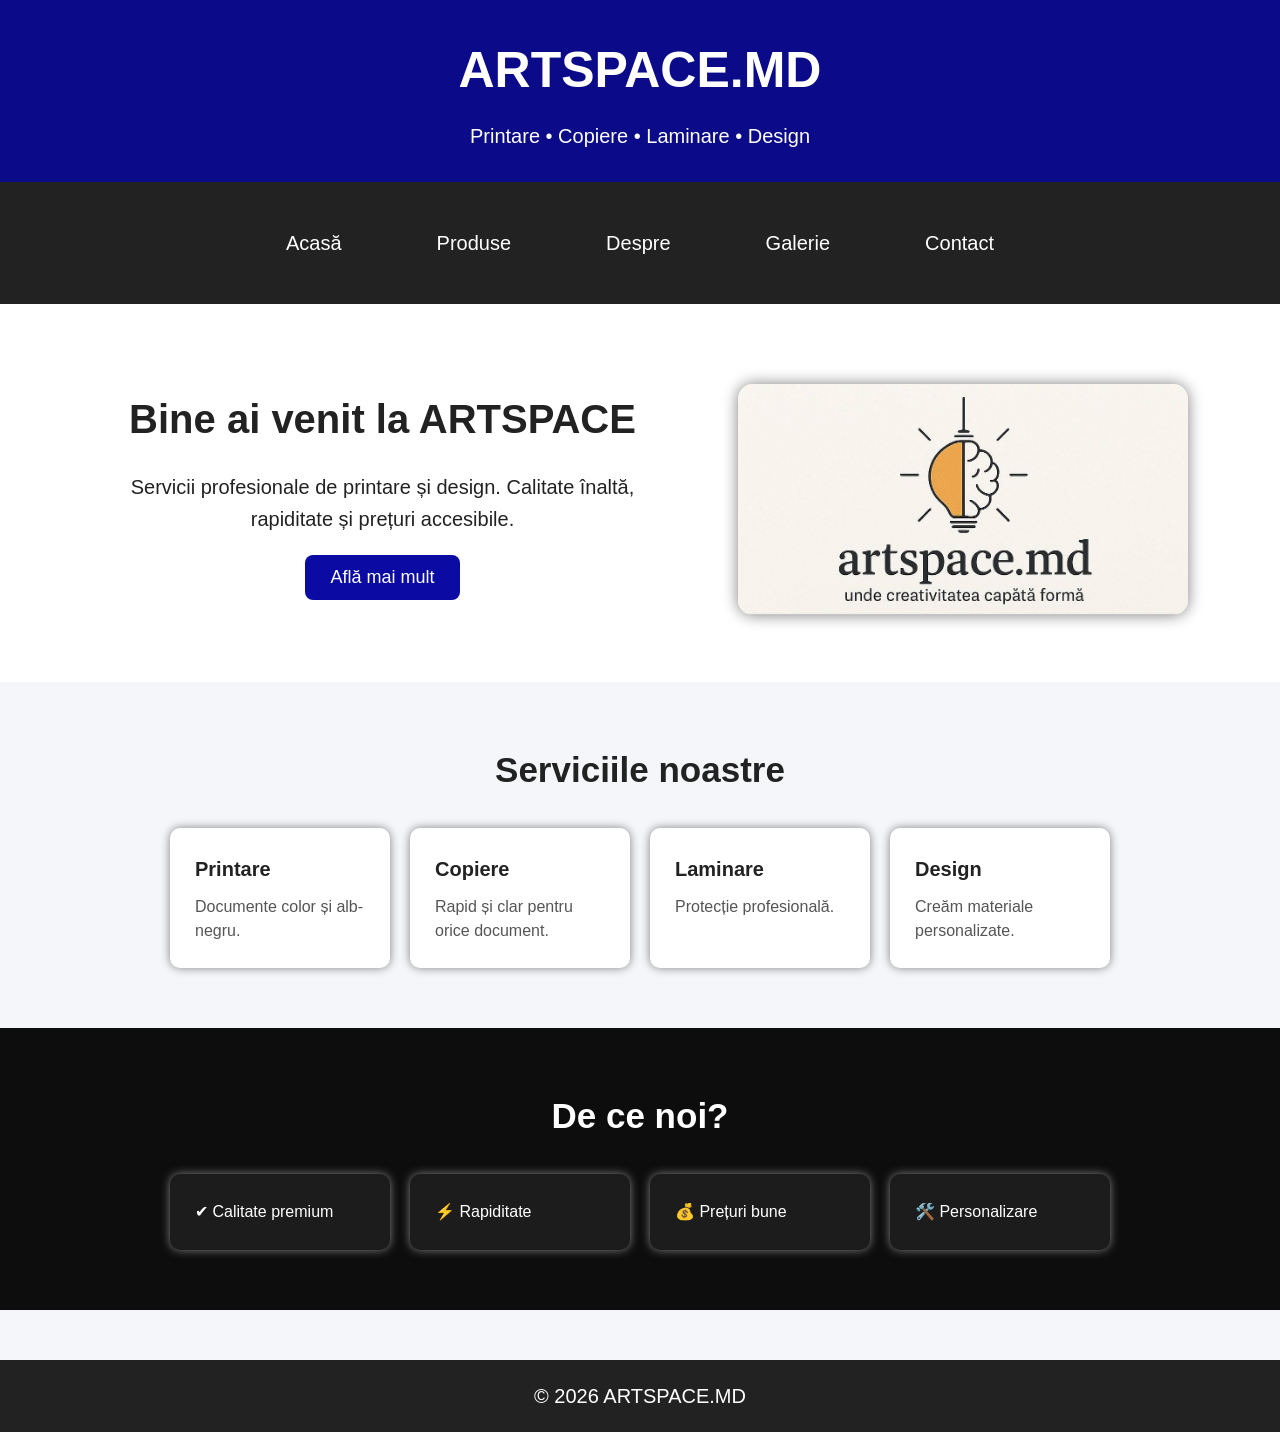
<file: artspace.md/index.html>
<!DOCTYPE html>
<html lang="ro">
<head>
<meta charset="UTF-8">
<title>ARTSPACE.MD</title>
<link rel="stylesheet" href="style.css">
</head>

<body>

<header class="header">
<h1>ARTSPACE.MD</h1>
<p>Printare • Copiere • Laminare • Design</p>
</header>

<nav class="nav">
<a href="index.html">Acasă</a>
<a href="produse.html">Produse</a>
<a href="despre.html">Despre</a>
<a href="galerie.html">Galerie</a>
<a href="contact.html">Contact</a>
</nav>

<!-- HERO -->
<section class="hero">

<div class="hero-text">
<h2>Bine ai venit la ARTSPACE</h2>

<p>
Servicii profesionale de printare și design.
Calitate înaltă, rapiditate și prețuri accesibile.
</p>

<button onclick="toggleInfo()">Află mai mult</button>

<div id="info" class="info-box">
<p>
ARTSPACE.MD oferă printare color și alb-negru, postere,
cărți de vizită, stickere, albume foto și servicii de design.
Lucrăm rapid și folosim echipamente profesionale.
</p>
</div>

</div>

<div class="hero-img">
<img src="FOTO/Logo/art.jpg">
</div>

</section>

<!-- SERVICII -->
<section class="section">

<h2>Serviciile noastre</h2>

<div class="grid">

<div class="card">
<h3>Printare</h3>
<p>Documente color și alb-negru.</p>
</div>

<div class="card">
<h3>Copiere</h3>
<p>Rapid și clar pentru orice document.</p>
</div>

<div class="card">
<h3>Laminare</h3>
<p>Protecție profesională.</p>
</div>

<div class="card">
<h3>Design</h3>
<p>Creăm materiale personalizate.</p>
</div>

</div>

</section>

<!-- AVANTAJE -->
<section class="section dark">

<h2>De ce noi?</h2>

<div class="grid">

<div class="card">✔ Calitate premium</div>
<div class="card">⚡ Rapiditate</div>
<div class="card">💰 Prețuri bune</div>
<div class="card">🛠️ Personalizare</div>

</div>

</section>

<footer>
<p>© 2026 ARTSPACE.MD</p>
</footer>

<script src="script.js"></script>

</body>
</html>
</file>
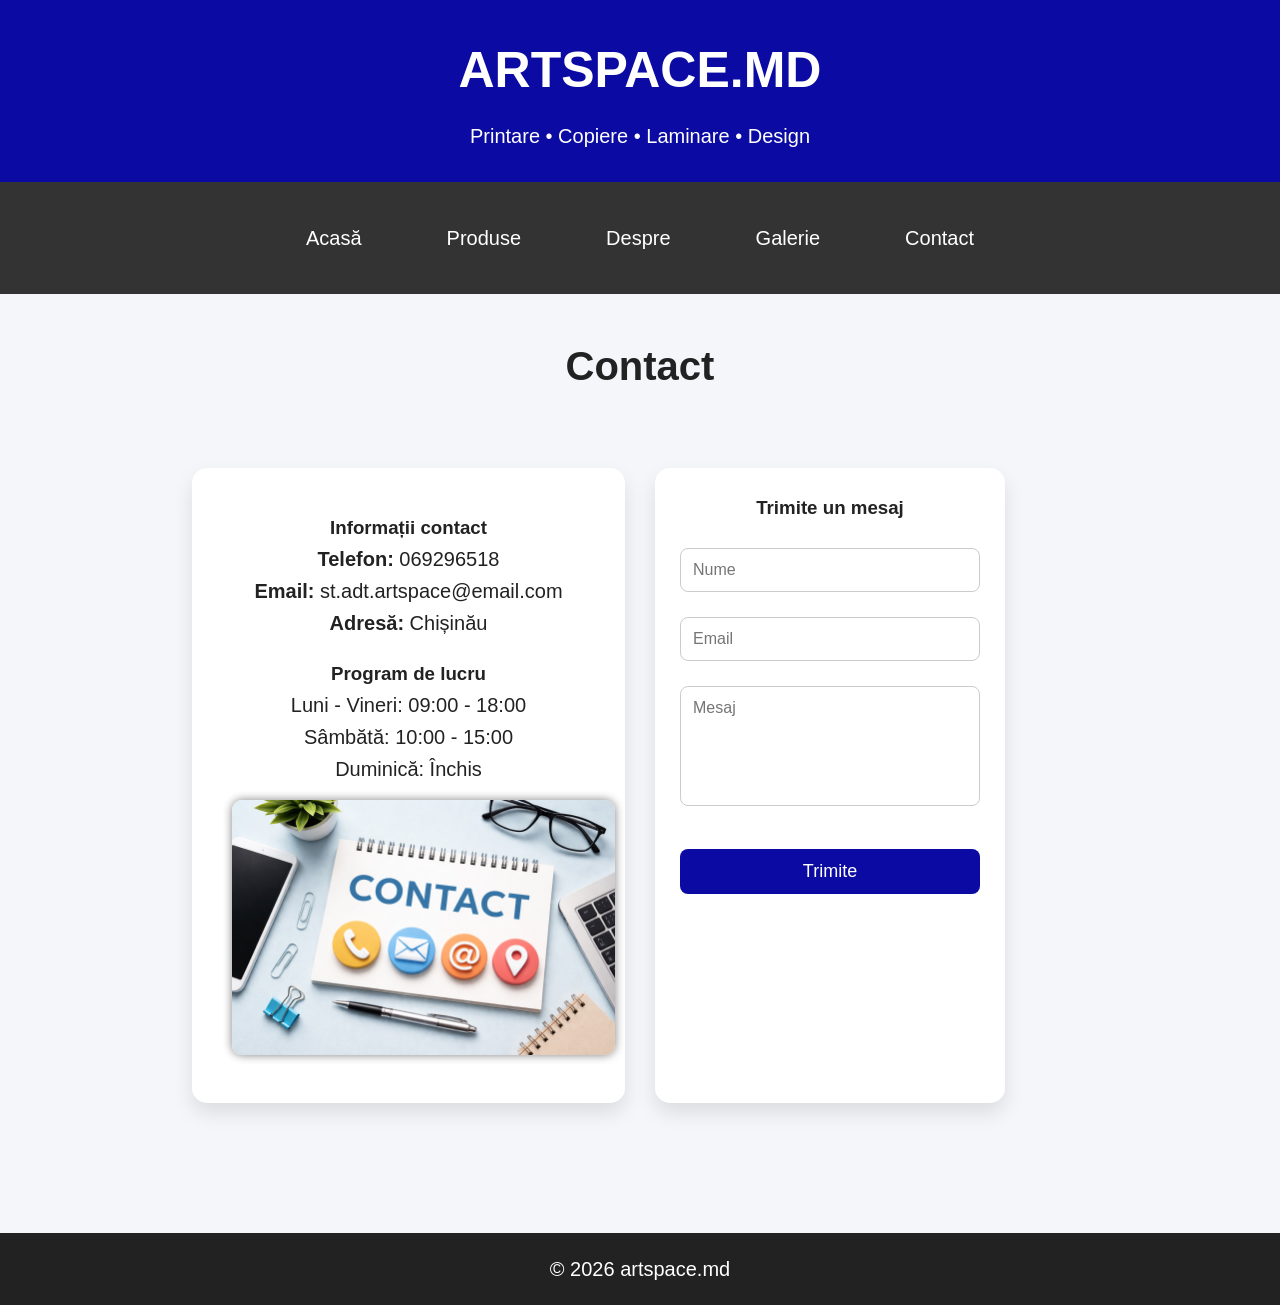
<file: artspace.md/contact.html>
<!DOCTYPE html>
<html lang="ro">
<head>
<meta charset="UTF-8">
<title>Contact</title>
<link rel="stylesheet" href="style.css">
</head>

<body>

<header>
<h1>ARTSPACE.MD</h1>
<p>Printare • Copiere • Laminare • Design</p>
</header>

<nav>
<a href="index.html">Acasă</a>
<a href="produse.html">Produse</a>
<a href="despre.html">Despre</a>
<a href="galerie.html">Galerie</a>
<a href="contact.html">Contact</a>
</nav>

<div class="container">

<h2 style="text-align:center;font-size:40px;">Contact</h2>

<div class="contact-box">

<!-- STÂNGA -->
<div class="contact-info">

<h3>Informații contact</h3>

<p><b>Telefon:</b> 069296518</p>
<p><b>Email:</b> st.adt.artspace@email.com</p>
<p><b>Adresă:</b> Chișinău</p>

<h3>Program de lucru</h3>

<p>Luni - Vineri: 09:00 - 18:00</p>
<p>Sâmbătă: 10:00 - 15:00</p>
<p>Duminică: Închis</p>

<img src="FOTO/Contact-foto/contact.jpg" class="contact-img">

</div>

<!-- DREAPTA -->
<div class="contact-form">

<h3>Trimite un mesaj</h3>

<form id="contactForm" action="contact.php" method="post">

<input type="text" name="nume" placeholder="Nume" required>
<input type="email" name="email" placeholder="Email" required>
<textarea name="mesaj" placeholder="Mesaj" required></textarea>

<button type="submit">Trimite</button>

<p id="raspuns"></p>

</form>

</div>
</div>
</div>

<footer>
<p>© 2026 artspace.md</p>
</footer>

<script src="script.js"></script>

</body>
</html>
</file>
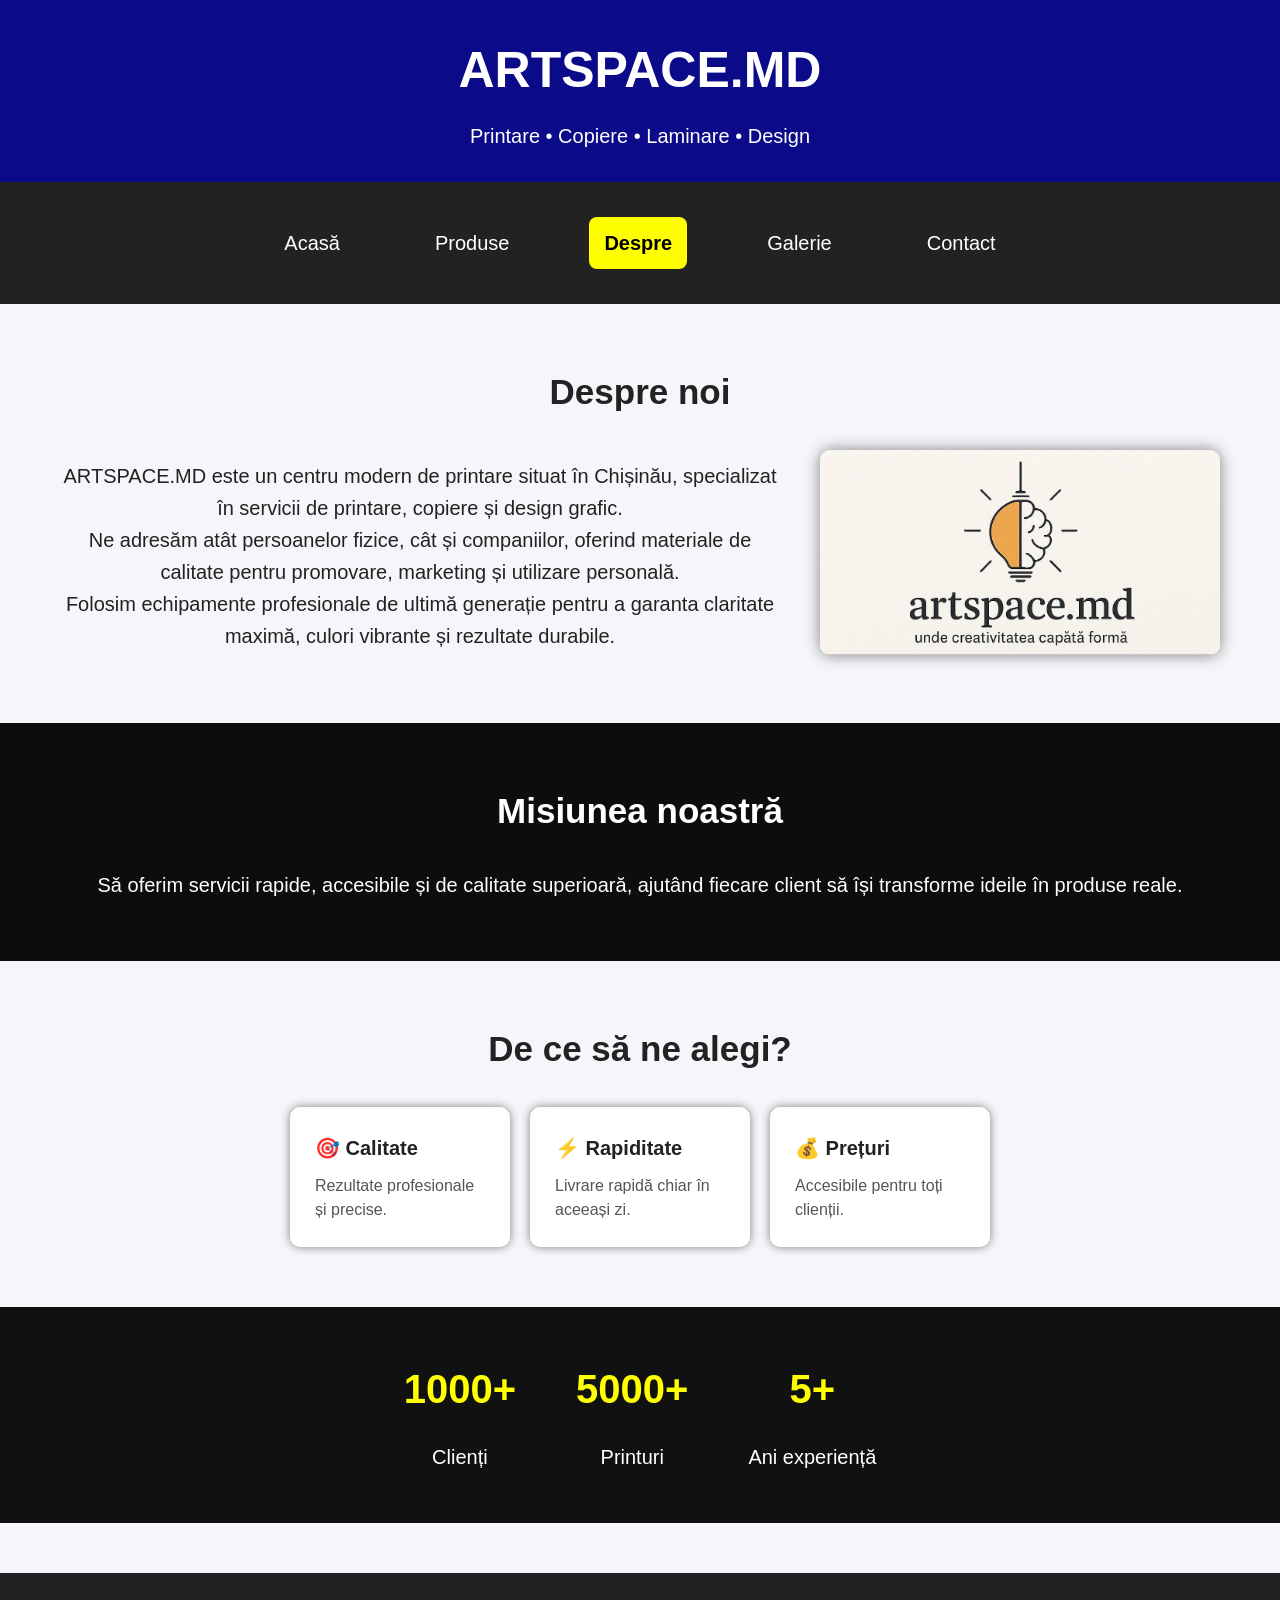
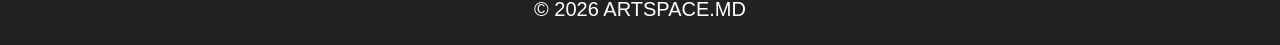
<file: artspace.md/despre.html>
<!DOCTYPE html>
<html lang="ro">
<head>
<meta charset="UTF-8">
<title>Despre</title>
<link rel="stylesheet" href="style.css">
</head>

<body>

<header class="header">
<h1>ARTSPACE.MD</h1>
<p>Printare • Copiere • Laminare • Design</p>
</header>

<nav class="nav">
<a href="index.html">Acasă</a>
<a href="produse.html">Produse</a>
<a href="despre.html" class="active">Despre</a>
<a href="galerie.html">Galerie</a>
<a href="contact.html">Contact</a>
</nav>

<!-- DESPRE PRINCIPAL -->
<section class="section">

<h2>Despre noi</h2>

<div class="about">

<div class="about-text">

<p>
ARTSPACE.MD este un centru modern de printare situat în Chișinău,
specializat în servicii de printare, copiere și design grafic.
</p>

<p>
Ne adresăm atât persoanelor fizice, cât și companiilor, oferind
materiale de calitate pentru promovare, marketing și utilizare personală.
</p>

<p>
Folosim echipamente profesionale de ultimă generație pentru a garanta
claritate maximă, culori vibrante și rezultate durabile.
</p>

</div>

<div class="about-img">
<img src="FOTO/Logo/art.jpg">
</div>

</div>

</section>

<!-- MISIUNE -->
<section class="section dark">

<h2>Misiunea noastră</h2>

<p>
Să oferim servicii rapide, accesibile și de calitate superioară,
ajutând fiecare client să își transforme ideile în produse reale.
</p>

</section>

<!-- AVANTAJE -->
<section class="section">

<h2>De ce să ne alegi?</h2>

<div class="grid">

<div class="card">
<h3>🎯 Calitate</h3>
<p>Rezultate profesionale și precise.</p>
</div>

<div class="card">
<h3>⚡ Rapiditate</h3>
<p>Livrare rapidă chiar în aceeași zi.</p>
</div>

<div class="card">
<h3>💰 Prețuri</h3>
<p>Accesibile pentru toți clienții.</p>
</div>

</div>

</section>

<!-- STATISTICI -->
<section class="stats">

<div class="stat">
<h2>1000+</h2>
<p>Clienți</p>
</div>

<div class="stat">
<h2>5000+</h2>
<p>Printuri</p>
</div>

<div class="stat">
<h2>5+</h2>
<p>Ani experiență</p>
</div>

</section>

<footer>
<p>© 2026 ARTSPACE.MD</p>
</footer>

</body>
</html>
</file>
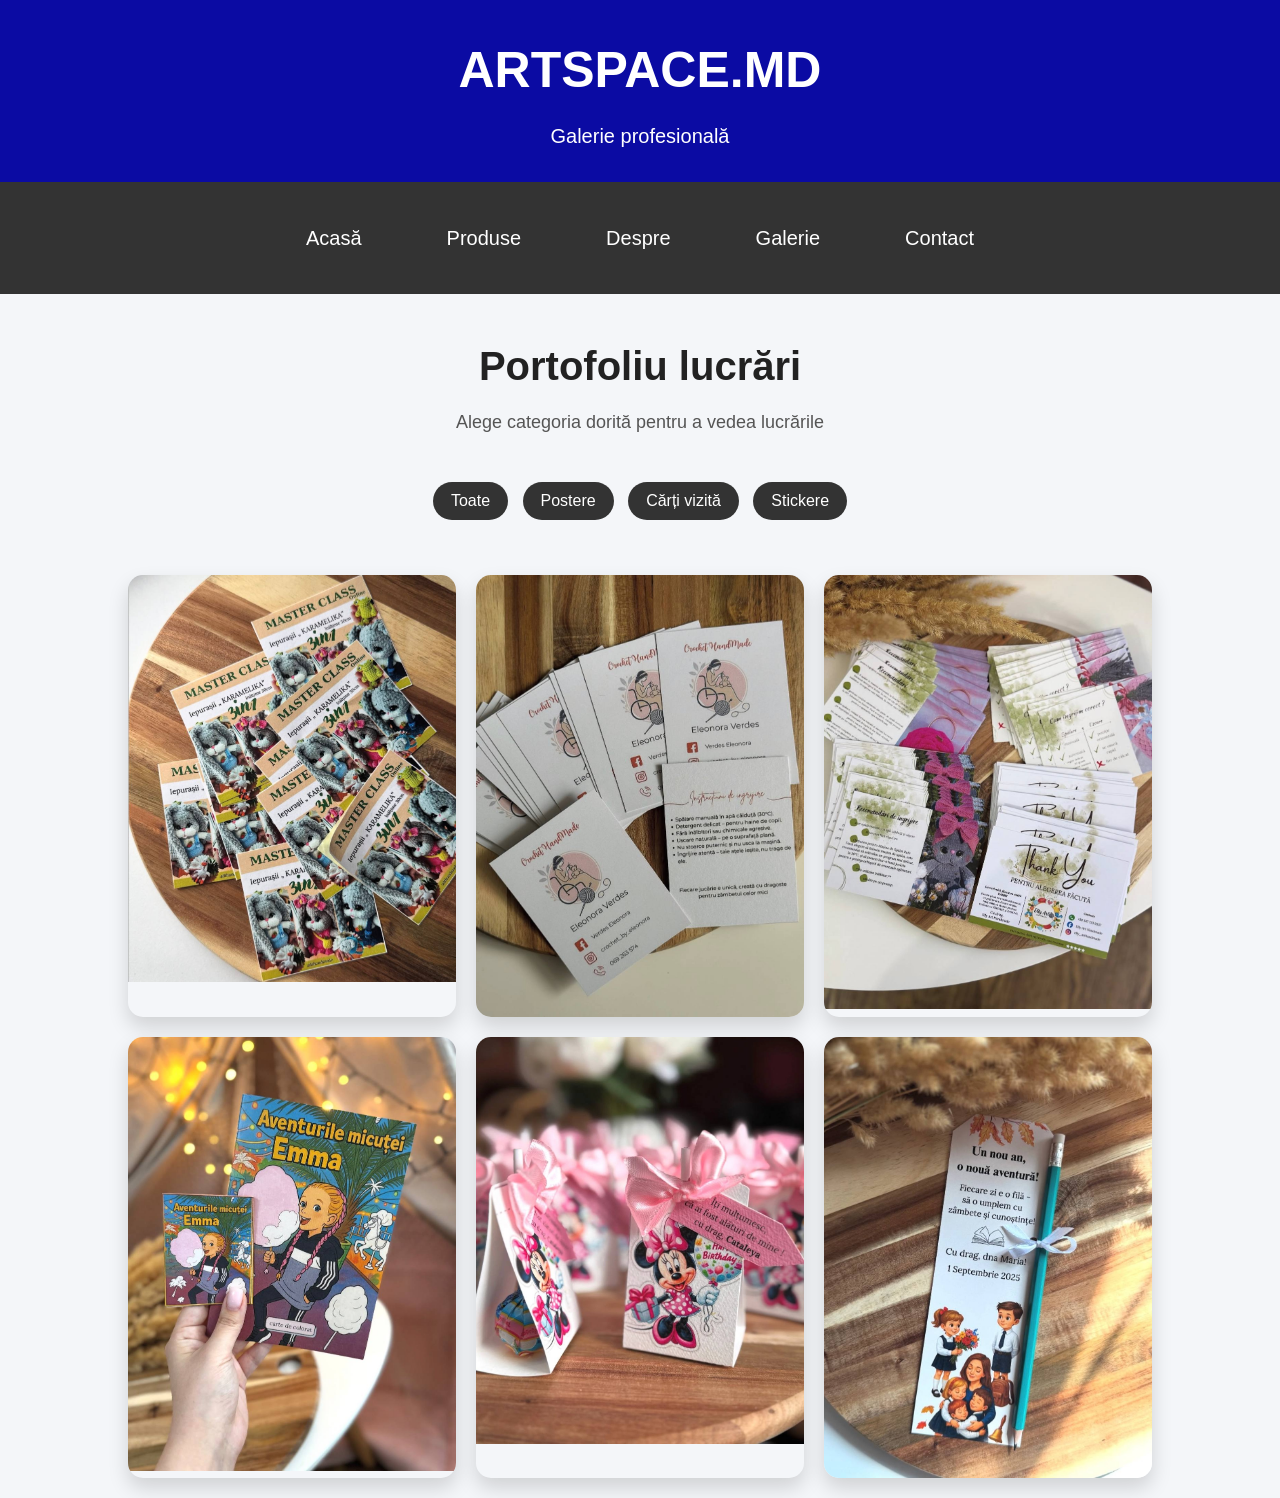
<file: artspace.md/galerie.html>
<!DOCTYPE html>
<html lang="ro">
<head>
<meta charset="UTF-8">
<title>Galerie Premium</title>
<link rel="stylesheet" href="style.css">
</head>

<body>

<header>
<h1>ARTSPACE.MD</h1>
<p>Galerie profesională</p>
</header>

<nav>
<a href="index.html">Acasă</a>
<a href="produse.html">Produse</a>
<a href="despre.html">Despre</a>
<a href="galerie.html">Galerie</a>
<a href="contact.html">Contact</a>
</nav>

<div class="gallery-header">
<h2>Portofoliu lucrări</h2>
<p>Alege categoria dorită pentru a vedea lucrările</p>
</div>

<!-- FILTRE -->
<div class="filters">
<button onclick="filter('all')">Toate</button>
<button onclick="filter('poster')">Postere</button>
<button onclick="filter('vizita')">Cărți vizită</button>
<button onclick="filter('stickere')">Stickere</button>
</div>

<!-- GALERIE -->
<div class="gallery">

<div class="item poster">
<img src="FOTO/foto-galerie/Abtibild.jpg">
<div class="overlay">Abțibild personalizat</div>
</div>

<div class="item vizita">
<img src="FOTO/foto-galerie/carti-de-vizita.jpg">
<div class="overlay">Cărți de vizită premium</div>
</div>

<div class="item vizita">
<img src="FOTO/foto-galerie/carti-de-vizita-2.jpg">
<div class="overlay">Design business modern</div>
</div>

<div class="item poster">
<img src="FOTO/foto-galerie/Cate-de-colorat.jpg">
<div class="overlay">Cărți de colorat</div>
</div>

<div class="item stickere">
<img src="FOTO/foto-galerie/Cutiuta.jpg">
<div class="overlay">Cutii personalizate</div>
</div>

<div class="item stickere">
<img src="FOTO/foto-galerie/semn-de-carrte.jpg">
<div class="overlay">Semn de carte artistic</div>
</div>

</div>

<script>
function filter(type){
let items = document.querySelectorAll('.item');

items.forEach(item =>{

if(type === 'all'){
item.classList.remove('hide');
}else{
if(item.classList.contains(type)){
item.classList.remove('hide');
}else{
item.classList.add('hide');
}
}

});
}
</script>

</body>
</html>
</file>
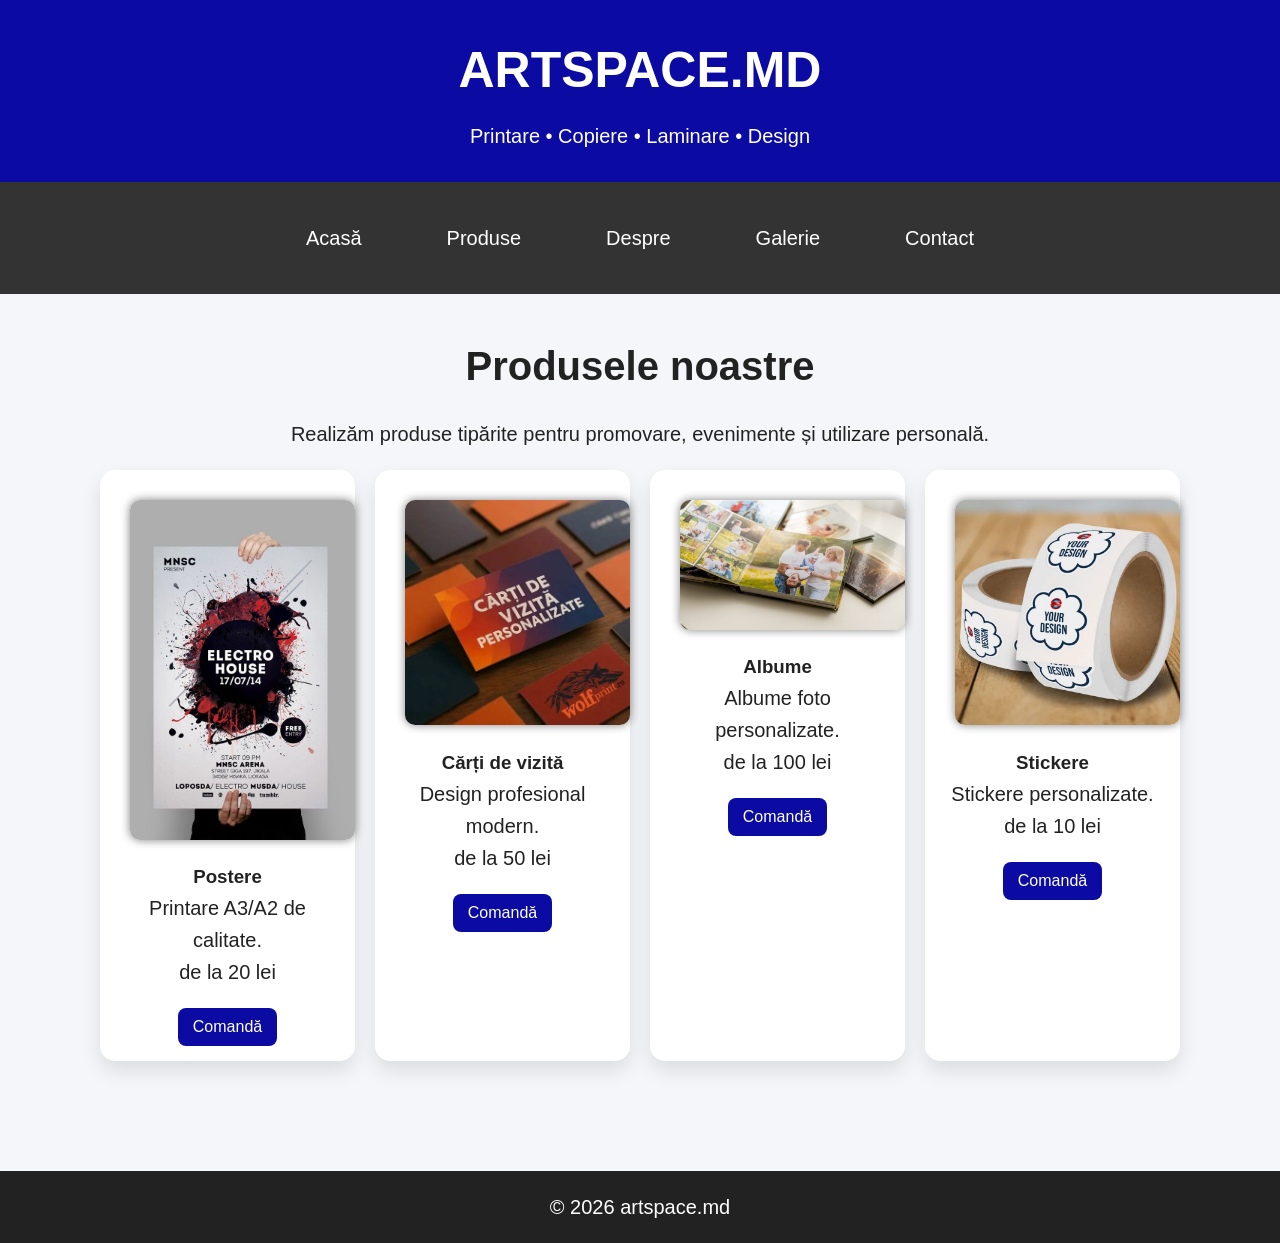
<file: artspace.md/produse.html>
<!DOCTYPE html>
<html lang="ro">
<head>
<meta charset="UTF-8">
<title>Produse</title>
<link rel="stylesheet" href="style.css">
</head>

<body>

<header>
<h1>ARTSPACE.MD</h1>
<p>Printare • Copiere • Laminare • Design</p>
</header>

<nav>
<a href="index.html">Acasă</a>
<a href="produse.html">Produse</a>
<a href="despre.html">Despre</a>
<a href="galerie.html">Galerie</a>
<a href="contact.html">Contact</a>
</nav>

<div class="container">

<h2>Produsele noastre</h2>

<p>
Realizăm produse tipărite pentru promovare, evenimente și utilizare personală.
</p>

<div class="products">

<div class="product">
<img src="FOTO/produse-imagini/postere.jpg">
<h3>Postere</h3>
<p>Printare A3/A2 de calitate.</p>
<p class="pret">de la 20 lei</p>
<button onclick="comanda('Postere',20)">Comandă</button>
</div>

<div class="product">
<img src="FOTO/produse-imagini/carti-vizita.jpg">
<h3>Cărți de vizită</h3>
<p>Design profesional modern.</p>
<p class="pret">de la 50 lei</p>
<button onclick="comanda('Cărți de vizită',50)">Comandă</button>
</div>

<div class="product">
<img src="FOTO/produse-imagini/albume.jpg">
<h3>Albume</h3>
<p>Albume foto personalizate.</p>
<p class="pret">de la 100 lei</p>
<button onclick="comanda('Albume',100)">Comandă</button>
</div>

<div class="product">
<img src="FOTO/produse-imagini/stickere.jpg">
<h3>Stickere</h3>
<p>Stickere personalizate.</p>
<p class="pret">de la 10 lei</p>
<button onclick="comanda('Stickere',10)">Comandă</button>
</div>

</div>

</div>

<!-- POPUP -->
<div id="popup" class="popup">
<div class="popup-box">

<h3 id="produs-nume"></h3>

<input type="number" id="cantitate" placeholder="Cantitate">

<p id="total"></p>

<button onclick="calculeaza()">Calculează total</button>
<button onclick="inchide()">Închide</button>

</div>
</div>

<footer>
<p>© 2026 artspace.md</p>
</footer>

<script src="script.js"></script>

</body>
</html>
</file>
<file: artspace.md/style.css>
/* RESET */
*{
margin:0;
padding:0;
box-sizing:border-box;
}

/* BODY */
body{
font-family: Arial, sans-serif;
background:#eef2f7;
color:#222;
line-height:1.6;
}

/* HEADER */
header{
background:#0b0ba3;
color:white;
text-align:center;
padding:30px;
}

header h1{
font-size:50px;
}

header p{
font-size:20px;
margin-top:10px;
}

/* NAV */
nav{
background:#333;
text-align:center;
padding:15px;
}

nav a{
color:white;
text-decoration:none;
margin:15px;
font-size:20px;
transition:0.3s;
}

nav a:hover{
color:yellow;
}

/* SECTIUNI */
section{
width:100%;
padding:60px 20px;
text-align:center;
}

/* HERO */
.hero img{
width:90%;
max-width:1000px;
margin-top:20px;
border-radius:10px;
box-shadow:0px 0px 10px gray;
}

.hero button{
margin-top:20px;
padding:12px 25px;
background:#0b0ba3;
color:white;
border:none;
border-radius:8px;
font-size:18px;
cursor:pointer;
transition:0.3s;
}

.hero button:hover{
background:blue;
transform:scale(1.05);
}

/* TITLURI */
h2{
font-size:40px;
margin-bottom:20px;
}

p{
font-size:20px;
}

/* SERVICII */
.servicii{
display:flex;
justify-content:center;
flex-wrap:wrap;
gap:30px;
margin-top:40px;
}

/* Află mai mult */
.info-box{
display:none;
margin-top:20px;
background:#f4f4f4;
padding:20px;
border-radius:10px;
color:black;
}

/* Funcția de comandă unde utilizatorul introduce cantitatea */
.popup{
display:none;
position:fixed;
top:0;
left:0;
width:100%;
height:100%;
background:rgba(0,0,0,0.7);
justify-content:center;
align-items:center;
}

.popup-box{
background:white;
color:black;
padding:20px;
border-radius:10px;
text-align:center;
}

.popup-box input{
padding:10px;
margin:10px;
}

/* CARD */
.card{
background:white;
width:250px;
padding:25px;
border-radius:12px;
box-shadow:0px 5px 15px rgba(0,0,0,0.1);
transition:0.3s;
}

.card:hover{
transform:translateY(-5px) scale(1.05);
}

/* CONTAINER */
.container{
max-width:1200px;
margin:auto;
padding:40px;
text-align:center;
}

/* IMAGINI */
.container img{
margin:15px;
border-radius:10px;
box-shadow:0px 0px 10px gray;
transition:0.3s;
}

.container img:hover{
transform:scale(1.05);
}

/* GALERIE */
.galerie{
display:grid;
grid-template-columns:repeat(auto-fit, minmax(250px, 1fr));
gap:20px;
margin-top:30px;
}

.galerie img{
width:100%;
height:250px;
object-fit:cover;
border-radius:10px;
cursor:pointer;
}

/* CONTACT */
.contact-box{
display:flex;
justify-content:center;
gap:40px;
flex-wrap:wrap;
margin-top:30px;
}

.contact-form{
background:#f4f4f4;
padding:20px;
border-radius:10px;
width:350px;
}

.contact-form input,
.contact-form textarea{
width:100%;
padding:10px;
margin:10px 0;
border-radius:5px;
border:1px solid #ccc;
}

.contact-form button{
padding:10px;
background:#0b0ba3;
color:white;
border:none;
border-radius:8px;
cursor:pointer;
}

.contact-form button:hover{
background:blue;
}

/* AVANTAJE */
.avantaje{
padding:60px;
background:#f4f4f4;
}

.cards{
display:flex;
justify-content:center;
flex-wrap:wrap;
gap:25px;
}

/* STATISTICI */
.statistici{
display:flex;
justify-content:center;
gap:50px;
padding:50px;
background:#0b0ba3;
color:white;
}

/* FOOTER */
footer{
background:#333;
color:white;
text-align:center;
padding:20px;
margin-top:50px;
}

/* SMOOTH SCROLL */
html{
scroll-behavior:smooth;
}

nav{
background:#333;
display:flex;
justify-content:center;
gap:25px;
padding:15px;
position:sticky;
top:0;
z-index:1000;
}

nav a{
color:white;
text-decoration:none;
font-size:20px;
padding:10px 15px;
border-radius:8px;
transition:0.3s;
}

nav a:hover{
background:#0b0ba3;
color:white;
transform:scale(1.05);
}

/* link activ (pagina curentă) */
nav a.active{
background:yellow;
color:black;
font-weight:bold;
}

.gallery{
column-count:3;
column-gap:20px;
padding:20px;
}

@media(max-width:900px){
.gallery{ column-count:2; }
}

@media(max-width:600px){
.gallery{ column-count:1; }
}

.photo{
position:relative;
margin-bottom:20px;
break-inside:avoid;
overflow:hidden;
border-radius:12px;
box-shadow:0 5px 15px rgba(0,0,0,0.2);
}

.photo img{
width:100%;
display:block;
transition:0.4s;
}

.photo:hover img{
transform:scale(1.1);
filter:brightness(0.7);
}

/* TEXT PE IMAGINE */
.overlay{
position:absolute;
bottom:0;
left:0;
right:0;
padding:15px;
color:white;
font-size:18px;
background:linear-gradient(to top, rgba(0,0,0,0.7), transparent);
opacity:0;
transition:0.3s;
}

.photo:hover .overlay{
opacity:1;
}

.gallery-header{
text-align:center;
padding:40px 10%;
}

.gallery-header h2{
font-size:40px;
margin-bottom:10px;
}

.gallery-header p{
font-size:18px;
color:#555;
}

/* BUTOANE FILTRU */
.filters{
text-align:center;
margin-bottom:30px;
}

.filters button{
margin:5px;
padding:10px 18px;
border:none;
border-radius:20px;
cursor:pointer;
background:#333;
color:white;
transition:0.3s;
}

.filters button:hover{
background:#0b0ba3;
}

/* GALERIE */
.gallery{
display:grid;
grid-template-columns:repeat(auto-fit,minmax(250px,1fr));
gap:20px;
padding:20px 10%;
}

/* CARD IMAGINE PREMIUM */
.item{
position:relative;
overflow:hidden;
border-radius:15px;
box-shadow:0 10px 20px rgba(0,0,0,0.15);
transition:0.4s;
animation:fadeIn 0.6s ease;
}

.item img{
width:100%;
display:block;
transition:0.4s;
}

.item:hover img{
transform:scale(1.1);
filter:brightness(0.6);
}

/* OVERLAY GLASS */
.overlay{
position:absolute;
bottom:0;
left:0;
right:0;
padding:15px;
color:white;
font-size:16px;
background:rgba(0,0,0,0.5);
backdrop-filter:blur(5px);
opacity:0;
transition:0.3s;
}

.item:hover .overlay{
opacity:1;
}

/* ANIMAȚIE APARIȚIE */
@keyframes fadeIn{
from{opacity:0; transform:translateY(20px);}
to{opacity:1; transform:translateY(0);}
}

/* ASCUNDERE FILTRU */
.hide{
display:none;
}

.contact-box{
display:grid;
grid-template-columns:1fr 1fr;
gap:30px;
padding:40px 10%;
}

@media(max-width:900px){
.contact-box{
grid-template-columns:1fr;
}
}

/* CARD STÂNGA */
.contact-info{
background:white;
padding:25px;
border-radius:15px;
box-shadow:0 10px 20px rgba(0,0,0,0.1);
}

.contact-info h3{
margin-top:20px;
}

/* IMAGINE */
.contact-img{
width:100%;
margin-top:20px;
border-radius:12px;
}

/* FORMULAR */
.contact-form{
background:white;
padding:25px;
border-radius:15px;
box-shadow:0 10px 20px rgba(0,0,0,0.1);
}

.contact-form h3{
margin-bottom:15px;
}

/* INPUTURI */
.contact-form input,
.contact-form textarea{
width:100%;
padding:12px;
margin-bottom:15px;
border:1px solid #ccc;
border-radius:8px;
font-size:16px;
}

.contact-form textarea{
height:120px;
resize:none;
}

/* BUTON */
.contact-form button{
width:100%;
padding:12px;
background:#0b0ba3;
color:white;
border:none;
border-radius:8px;
font-size:18px;
cursor:pointer;
transition:0.3s;
}

.contact-form button:hover{
background:blue;
transform:scale(1.03);
}

.avantaje{
padding:80px 10%;
text-align:center;
background:#f5f7fb;
}

.avantaje h2{
font-size:40px;
margin-bottom:40px;
}

/* GRID CARDURI */
.cards{
display:grid;
grid-template-columns:repeat(auto-fit,minmax(280px,1fr));
gap:25px;
}

/* CARD PREMIUM */
.card{
background:white;
padding:25px;
border-radius:15px;
box-shadow:0 10px 20px rgba(0,0,0,0.08);
transition:0.3s;
text-align:left;
}

.card h3{
font-size:20px;
margin-bottom:10px;
}

.card p{
font-size:16px;
color:#555;
line-height:1.5;
}

/* HOVER EFFECT */
.card:hover{
transform:translateY(-8px);
box-shadow:0 15px 30px rgba(0,0,0,0.15);
}

.products{
display:grid;
grid-template-columns:repeat(auto-fit,minmax(250px,1fr));
gap:20px;
padding:20px;
}

.product{
background:white;
padding:15px;
border-radius:15px;
box-shadow:0 10px 20px rgba(0,0,0,0.1);
text-align:center;
transition:0.3s;
}

.product:hover{
transform:translateY(-5px);
}

.product img{
width:100%;
border-radius:10px;
}

.product button{
padding:10px 15px;
background:#0b0ba3;
color:white;
border:none;
border-radius:8px;
cursor:pointer;
}

.product button:hover{
background:blue;
}

/* POPUP */
.popup{
display:none;
position:fixed;
top:0;
left:0;
width:100%;
height:100%;
background:rgba(0,0,0,0.6);
justify-content:center;
align-items:center;
}

.popup-box{
background:white;
padding:25px;
border-radius:12px;
width:300px;
text-align:center;
}

.popup-box input{
width:100%;
padding:10px;
margin:10px 0;
}

*{
margin:0;
padding:0;
box-sizing:border-box;
font-family:Arial;
}

body{
background:#f4f6f9;
}

/* HEADER */
.header{
background:#0b0b8a;
color:white;
text-align:center;
padding:30px;
}

.header h1{
font-size:50px;
}

/* NAV */
.nav{
background:#222;
text-align:center;
padding:15px;
}

.nav a{
color:white;
text-decoration:none;
margin:20px;
font-size:20px;
transition:0.3s;
}

.nav a:hover{
color:yellow;
}

/* HERO */
.hero{
display:flex;
justify-content:space-around;
align-items:center;
padding:60px;
background:white;
}

.hero-text{
width:50%;
}

.hero-text h2{
font-size:40px;
}

.hero-text p{
font-size:20px;
margin-top:10px;
}

.hero-img img{
width:450px;
border-radius:15px;
box-shadow:0 0 15px gray;
}

/* INFO BOX */
.info-box{
display:none;
margin-top:20px;
padding:15px;
background:#eef;
border-left:5px solid blue;
}

/* SECTION */
.section{
padding:60px;
text-align:center;
}

.section h2{
font-size:35px;
margin-bottom:30px;
}

/* GRID */
.grid{
display:flex;
justify-content:center;
flex-wrap:wrap;
gap:20px;
}

.card{
background:white;
padding:25px;
width:220px;
border-radius:10px;
box-shadow:0 0 10px gray;
transition:0.3s;
}

.card:hover{
transform:scale(1.05);
}

/* DARK SECTION */
.dark{
background:#0d0d0d;
color:#ffffff;
}

.dark h2{
color:white;
}

.dark .card{
background:#1c1c1c;
color:white;
}

/* BUTTON */
button{
padding:10px 20px;
margin-top:20px;
background:#0b0b8a;
color:white;
border:none;
cursor:pointer;
font-size:16px;
border-radius:5px;
}

button:hover{
background:blue;
}

/* FOOTER */
footer{
background:#222;
color:white;
text-align:center;
padding:20px;
margin-top:50px;
}

.about{
display:flex;
justify-content:space-between;
align-items:center;
gap:40px;
flex-wrap:wrap;
}

.about-text{
flex:1;
font-size:18px;
line-height:1.6;
}

.about-img img{
width:400px;
border-radius:10px;
box-shadow:0 0 15px gray;
}

.stats{
display:flex;
justify-content:center;
gap:60px;
padding:50px;
background:#111;
color:white;
text-align:center;
}

.stat h2{
font-size:40px;
color:yellow;
}
</file>
